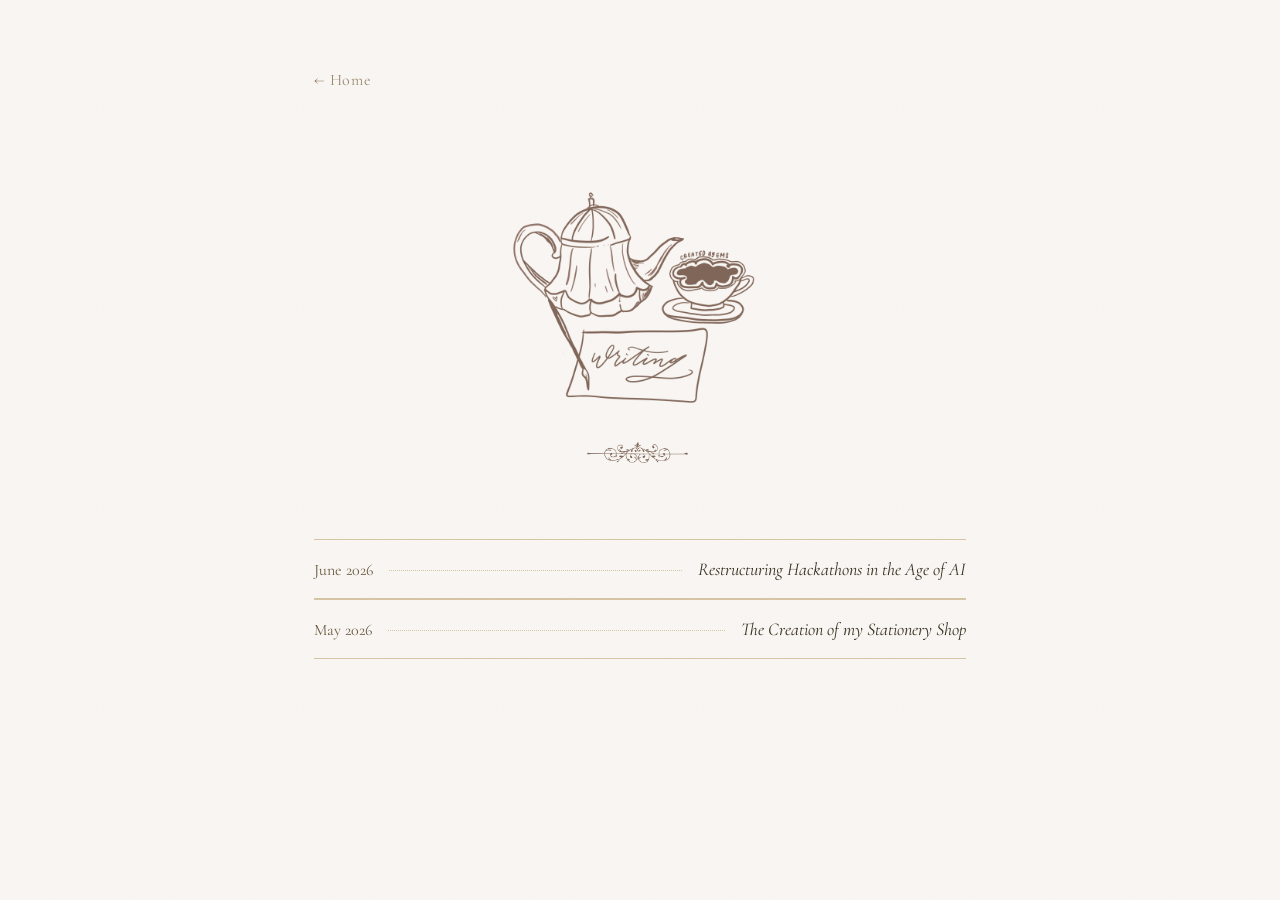
<file: blog.html>
<!DOCTYPE html>
<html lang="en">
<head>
  <meta charset="UTF-8" />
  <meta name="viewport" content="width=device-width, initial-scale=1.0" />
  <title>Created by Ems Writing</title>

  <link rel="preconnect" href="https://fonts.googleapis.com">
  <link rel="preconnect" href="https://fonts.gstatic.com" crossorigin>
  <link href="https://fonts.googleapis.com/css2?family=Playfair+Display:ital,wght@0,400;0,500;1,400;1,500&family=Cormorant+Garamond:ital,wght@0,300;0,400;0,500;1,300;1,400&family=Lato:wght@300;400&family=Caveat:wght@400;500&display=swap" rel="stylesheet">

  <link rel="stylesheet" href="styles.css" />
  <script src="script.js"></script>
</head>
<body>
  <main class="blog-page">
    <a class="back-link" href="home.html">← Home</a>

    <header class="blog-header">
      <img src="media/writing.png" class="writing-img" alt="writing-img" />
      <div class="header-image small">
        <img src="media/ornament.png" alt="Decorative line ornament" />
      </div>
    </header>

    <section class="blog-list">
      <a class="blog-entry" href="first-post.html">
        <span class="blog-date">June  2026</span>
        <span class="blog-dots"></span>
        <span class="blog-title">Restructuring Hackathons in the Age of AI</span>
      </a>
      <a class="blog-entry" href="first-post.html">
        <span class="blog-date">May 2026</span>
        <span class="blog-dots"></span>
        <span class="blog-title">The Creation of my Stationery Shop</span>
      </a>
    </section>
  </main>
</body>
</html>
</file>
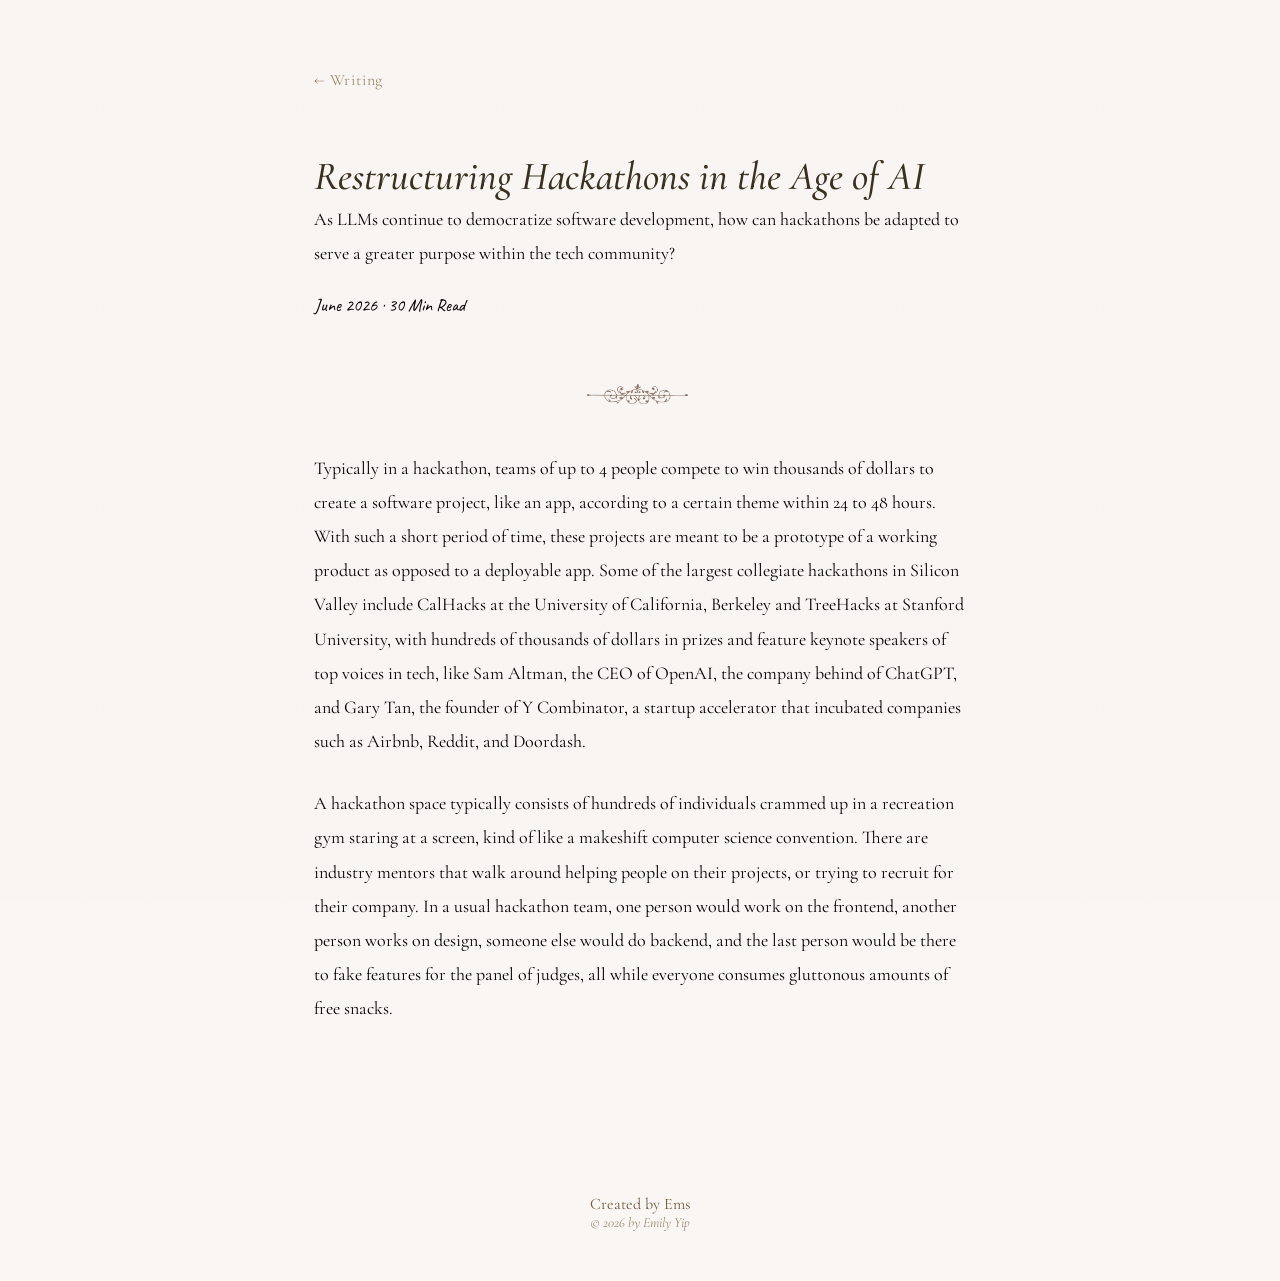
<file: first-post.html>
<!DOCTYPE html>
<html lang="en">

<head>
  <meta charset="UTF-8" />
  <meta name="viewport" content="width=device-width, initial-scale=1.0" />
  <title>Rethinking Hackathons in the Age of AI</title>

  <link rel="preconnect" href="https://fonts.googleapis.com">
  <link rel="preconnect" href="https://fonts.gstatic.com" crossorigin>
  <link
    href="https://fonts.googleapis.com/css2?family=Playfair+Display:ital,wght@0,400;0,500;1,400;1,500&family=Cormorant+Garamond:ital,wght@0,300;0,400;0,500;1,300;1,400&family=Lato:wght@300;400&family=Caveat:wght@400;500&display=swap"
    rel="stylesheet">

  <link rel="stylesheet" href="styles.css" />
  <script src="script.js"></script>
</head>

<body>
  <main class="post-page">
    <a class="back-link" href="blog.html">← Writing</a>

    <article class="post">
      <h1>Restructuring Hackathons in the Age of AI</h1>
      <p> As LLMs continue to democratize software development, how can hackathons be adapted to serve a greater purpose
        within the tech community?</p>

      <div class="post-meta">

        <p class="cursive-line">
          June 2026 <span>·</span> 30 Min Read 
        </p>


      <div class="header-image large">
        <img src="media/ornament.png" alt="Decorative line ornament" />
      </div>

      <p>
        Typically in a hackathon, teams of up to 4 people compete to win thousands of dollars to create a software
        project, like an app, according to a certain theme within 24 to 48 hours. With such a short period of time,
        these
        projects are meant to be a prototype of a working product as opposed to a deployable app. Some of the largest
        collegiate hackathons in Silicon Valley include CalHacks at the University of California, Berkeley and TreeHacks
        at Stanford University, with hundreds of thousands of dollars in prizes and feature keynote speakers of top
        voices
        in tech, like Sam Altman, the CEO of OpenAI, the company behind of ChatGPT, and Gary Tan, the founder of Y
        Combinator, a startup accelerator that incubated companies such as Airbnb, Reddit, and Doordash.
      </p>
      <p>
        A hackathon space typically consists of hundreds of individuals crammed up in a recreation gym staring at a
        screen, kind of like a makeshift computer science convention. There are industry mentors that walk around
        helping
        people on their projects, or trying to recruit for their company. In a usual hackathon team, one person would
        work
        on the frontend, another person works on design, someone else would do backend, and the last person would be
        there
        to fake features for the panel of judges, all while everyone consumes gluttonous amounts of free snacks.
      </p>
    </article>
  </main>
</body>

<footer class="site-footer">
  <div class="footer-line"></div>

  <p class="footer-name">Created by Ems</p>

  <p class="footer-copy">
    © 2026 by <a href = "https://www.linkedin.com/in/emilyyiip/">Emily Yip</a>
  </p>
</footer>

</html>
</file>
<file: styles.css>
* {
  box-sizing: border-box;
  margin: 0;
  padding: 0;
}

:root {
  --cream: #f9f6f3;
  --warm-white: #faf7f2;
  --olive: #7a7a4a;
  --olive-dark: #5a5a35;
  --tan: #c4a882;
  --tan-light: #e8dcc8;
  --brown-light: #9a7055;
  --text-dark: #3a3020;
  --text-mid: #6b5a40;
  --text-light: #9a8a70;
  --border: #d5c5a5;
}

body {
  min-height: 100vh;
  background: var(--cream);
  color: var(--text-mid);
  font-family: 'Cormorant Garamond', Georgia, serif;
}

body::before {
  content: '';
  position: fixed;
  inset: 0;
  background-image: url("data:image/svg+xml,%3Csvg xmlns='http://www.w3.org/2000/svg' width='200' height='200'%3E%3Cfilter id='n'%3E%3CfeTurbulence type='fractalNoise' baseFrequency='0.85' numOctaves='4' stitchTiles='stitch'/%3E%3CfeColorMatrix type='saturate' values='0'/%3E%3C/filter%3E%3Crect width='200' height='200' filter='url(%23n)' opacity='0.035'/%3E%3C/svg%3E");
  pointer-events: none;
  z-index: -1;
}

a {
  color: inherit;
  text-decoration: none;
}

.home-page {
  width: 100%;
  max-width: 980px;
  margin: 0 auto;
  padding: 60px 24px 80px;
}

.top-nav {
  display: flex;
  align-items: center;
  justify-content: center;
  gap: 14px;
  margin-bottom: 34px;
  color: var(--text-light);
  font-size: 19px;
  font-weight: 300;
  animation: fadeUp 0.9s ease forwards;
}

.top-nav a:hover {
  color: var(--olive-dark);
}

.logo-link {
  display: inline-flex;
  align-items: center;
  justify-content: center;
  margin: 0 4px;
}

.logo-img {
  width: 150px;
  height: 150px;
  object-fit: contain;
  display: block;
}

.writing-img {
  width: 70%;
  margin: 0 auto;
  display: block;
}

.header-image {
  display: flex;
  align-items: center;
  justify-content: center;
  width: 100%;
  max-width: 600px;
  margin: 0 auto 60px;

  animation: fadeUp 0.9s ease 0.15s both;
}

.header-image img {
  width: 20%;
  display: block;
  margin: -50px auto 0;
}

.header-image.small {
  max-width: 600px;
  margin-top: 20px;
}

.header-image.large {
  max-width: 600px;
  margin-top: 70px;
  margin-bottom: 20px;
}

.about-section {
  display: grid;
  grid-template-columns: 1fr 1fr;
  gap: 56px;
  align-items: start;
  animation: fadeUp 0.9s ease 0.3s both;
}

.about-photo {
  width: 100%;
  aspect-ratio: 3 / 4;
  background: var(--tan-light);
  overflow: hidden;
}

.about-photo img {
  width: 80%;
  height: 80%;
  object-fit: cover;
  display: block;
}

.about-text {
  padding-top: 8px;
}

.section-label {
  margin-bottom: 16px;
  color: var(--olive);
  font-family: 'Lato', sans-serif;
  font-size: 11px;
  letter-spacing: 0.22em;
  text-transform: uppercase;
}

.about-text h1,
.post h1 {
  color: var(--text-dark);
  font-family: 'Cormorant Garamond', Georgia, serif;
  font-style: italic;
  font-weight: 500;
  line-height: 1.1;
}

.about-text h1 {
  margin-bottom: 22px;
  font-size: 36px;
}

.cursive-line {
  margin-bottom: 10px;
  margin-top: 0px;
  color: var(--olive-dark);
  font-family: 'Caveat', cursive;
  font-size: 30px;
  line-height: 1.5;
}

.about-text p:not(.section-label):not(.cursive-line),
.post p {
  margin-bottom: 18px;
  font-size: 18px;
  font-weight: 400;
  line-height: 1.9;
  color: black;
}

.blog-page,
.post-page {
  width: 100%;
  max-width: 700px;
  margin: 0 auto;
  padding: 70px 24px 90px;
}

.back-link {
  display: inline-block;
  margin-bottom: 52px;
  color: var(--text-light);
  font-size: 16px;
  letter-spacing: 0.05em;
}

.back-link:hover {
  color: var(--olive-dark);
}

.blog-header {
  text-align: center;
}

.blog-header h1 {
  font-family: 'Cormorant Garamond', Georgia, serif;
  font-size: 42px;
  font-style: italic;
  font-weight: 700;
}

.blog-list {
  width: 100%;
}

.blog-entry {
  display: flex;
  align-items: baseline;
  padding: 18px 0;
  border-top: 1px solid var(--border);
  border-bottom: 1px solid var(--border);
}

.blog-entry:hover {
  opacity: 0.65;
}

.blog-dots {
  flex: 1;
  margin: 0 16px;
  border-bottom: 1px dotted var(--border);
  position: relative;
  top: -4px;
}

.blog-title {
  color: var(--text-dark);
  font-size: 18px;
  font-style: italic;
  text-align: right;
}

.post {
  text-align: left;
}

.post-date {
  color: var(--text-light);
  font-family: 'Lato', sans-serif;
  font-size: 11px;
  letter-spacing: 0.18em;
  text-transform: uppercase;
}

.post h1 {
  margin: 12px 0 4px;
  font-size: 40px;
}

@keyframes fadeUp {
  from {
    opacity: 0;
    transform: translateY(18px);
  }

  to {
    opacity: 1;
    transform: translateY(0);
  }
}

@media (max-width: 700px) {

  .home-page,
  .blog-page,
  .post-page {
    padding-left: 20px;
    padding-right: 20px;
  }

  .top-nav {
    flex-wrap: wrap;
    gap: 9px;
    font-size: 16px;
  }

  .about-section {
    grid-template-columns: 1fr;
    gap: 40px;
  }

  .about-text h1 {
    font-size: 30px;
  }

  .cursive-line {
    font-size: 25px;
  }

  .blog-header h1 {
    font-size: 34px;
    font-weight:900px;
  }

  .blog-date {
    min-width: 82px;
    font-size: 12px;
  }

  .blog-title {
    font-size: 16px;
  }
}

.site-footer {
  padding: 60px 10px 50px;
  text-align: center;
  position: sticky;
}

.footer-copy {
  font-size: 14px;
  color: var(--text-light);
  font-style: italic;
  position: sticky;
}

.share-menu {
  position: relative;
  display: inline-block;
}

.share-trigger {
  background: none;
  border: none;
  font-family: inherit;
  font-size: 17px;
  color: var(--text-mid);
  cursor: pointer;
}

.share-dropdown {
  display: none;
  position: absolute;
  right: 0;
  top: 36px;
  min-width: 220px;
  background: var(--warm-white);
  border: 1px solid var(--border);
  box-shadow: 0 8px 30px rgba(0,0,0,0.12);
  z-index: 100;
}

.share-dropdown.active {
  display: block;
}

.share-dropdown a,
.share-dropdown button {
  display: block;
  width: 100%;
  padding: 14px 18px;
  background: none;
  border: none;
  border-bottom: 1px solid var(--border);
  text-align: left;
  font-family: inherit;
  font-size: 16px;
  color: var(--text-mid);
  text-decoration: none;
  cursor: pointer;
}

.share-dropdown a:hover,
.share-dropdown button:hover {
  background: var(--tan-light);
}

.post-meta {
  display: flex;
  align-items: center;
  gap: 10px;
  flex-wrap: wrap;
}

.cursive-line {
  margin: 0;
}
</file>
